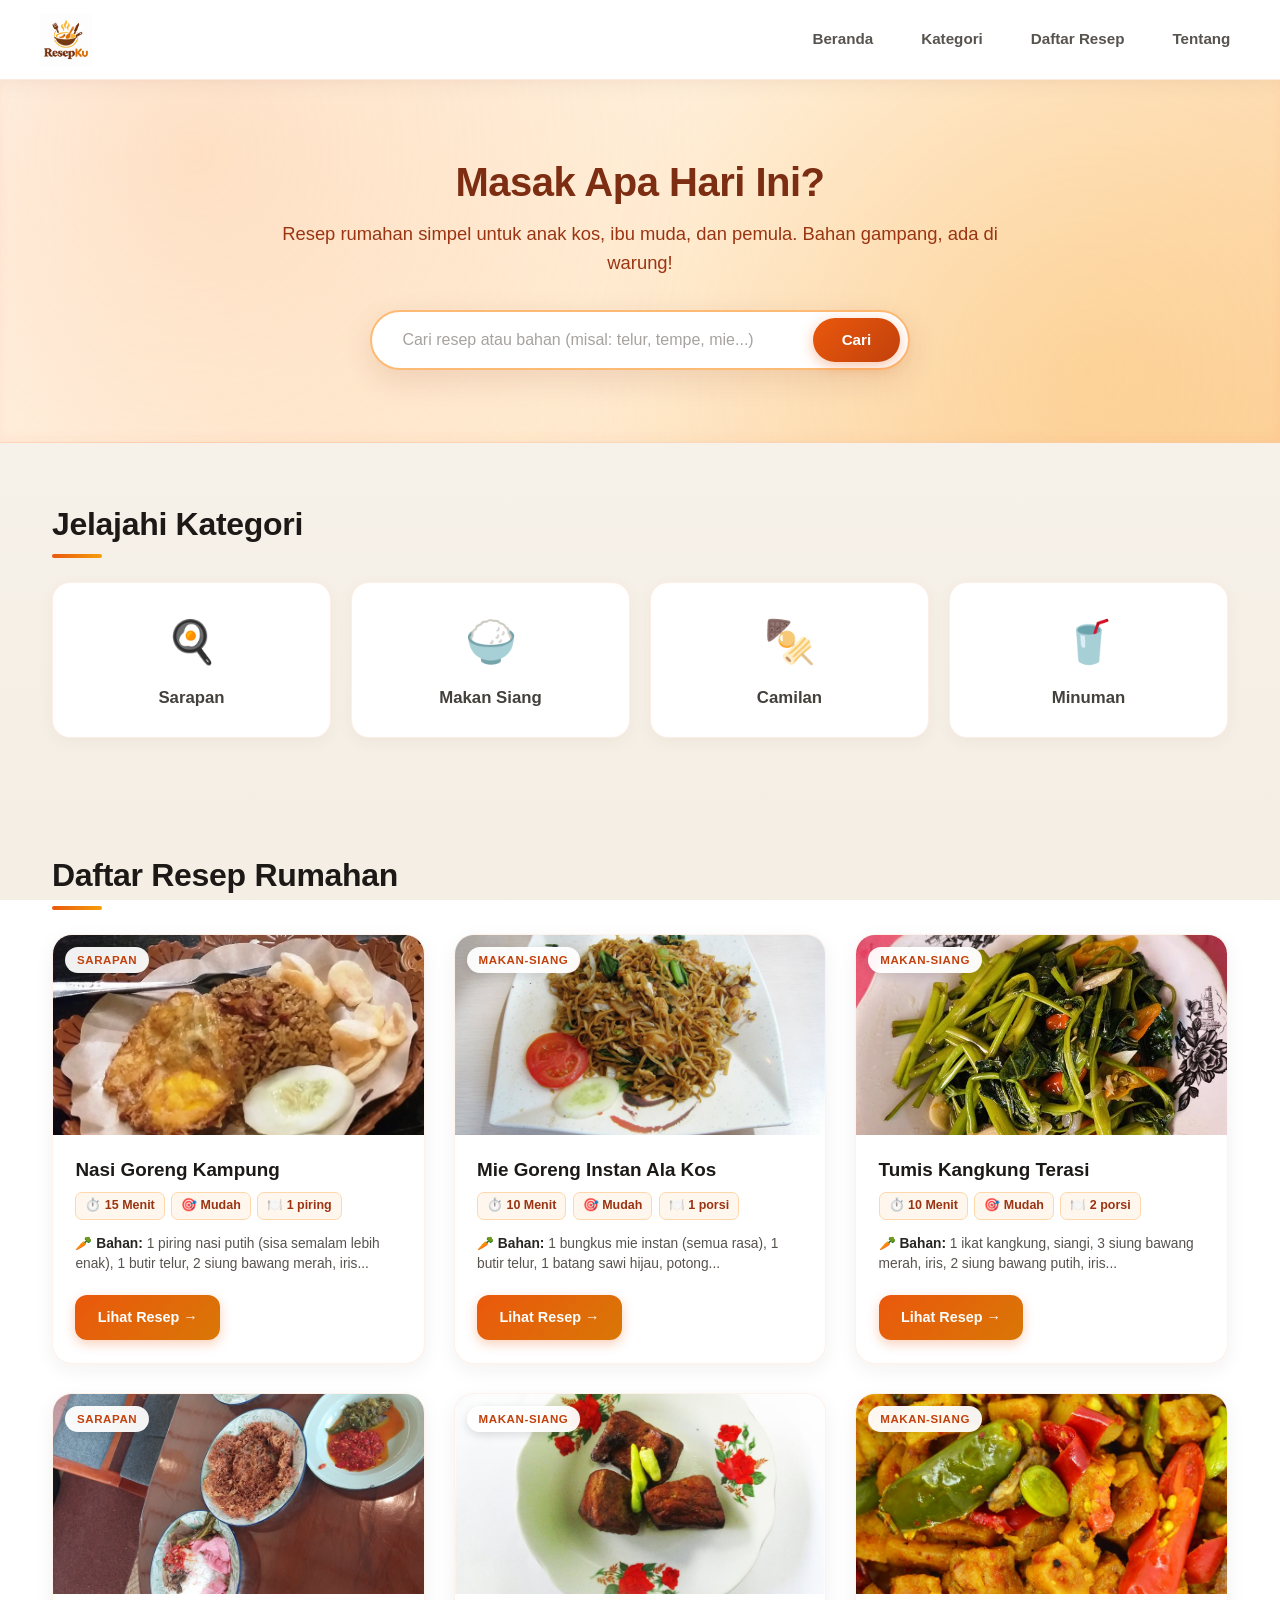
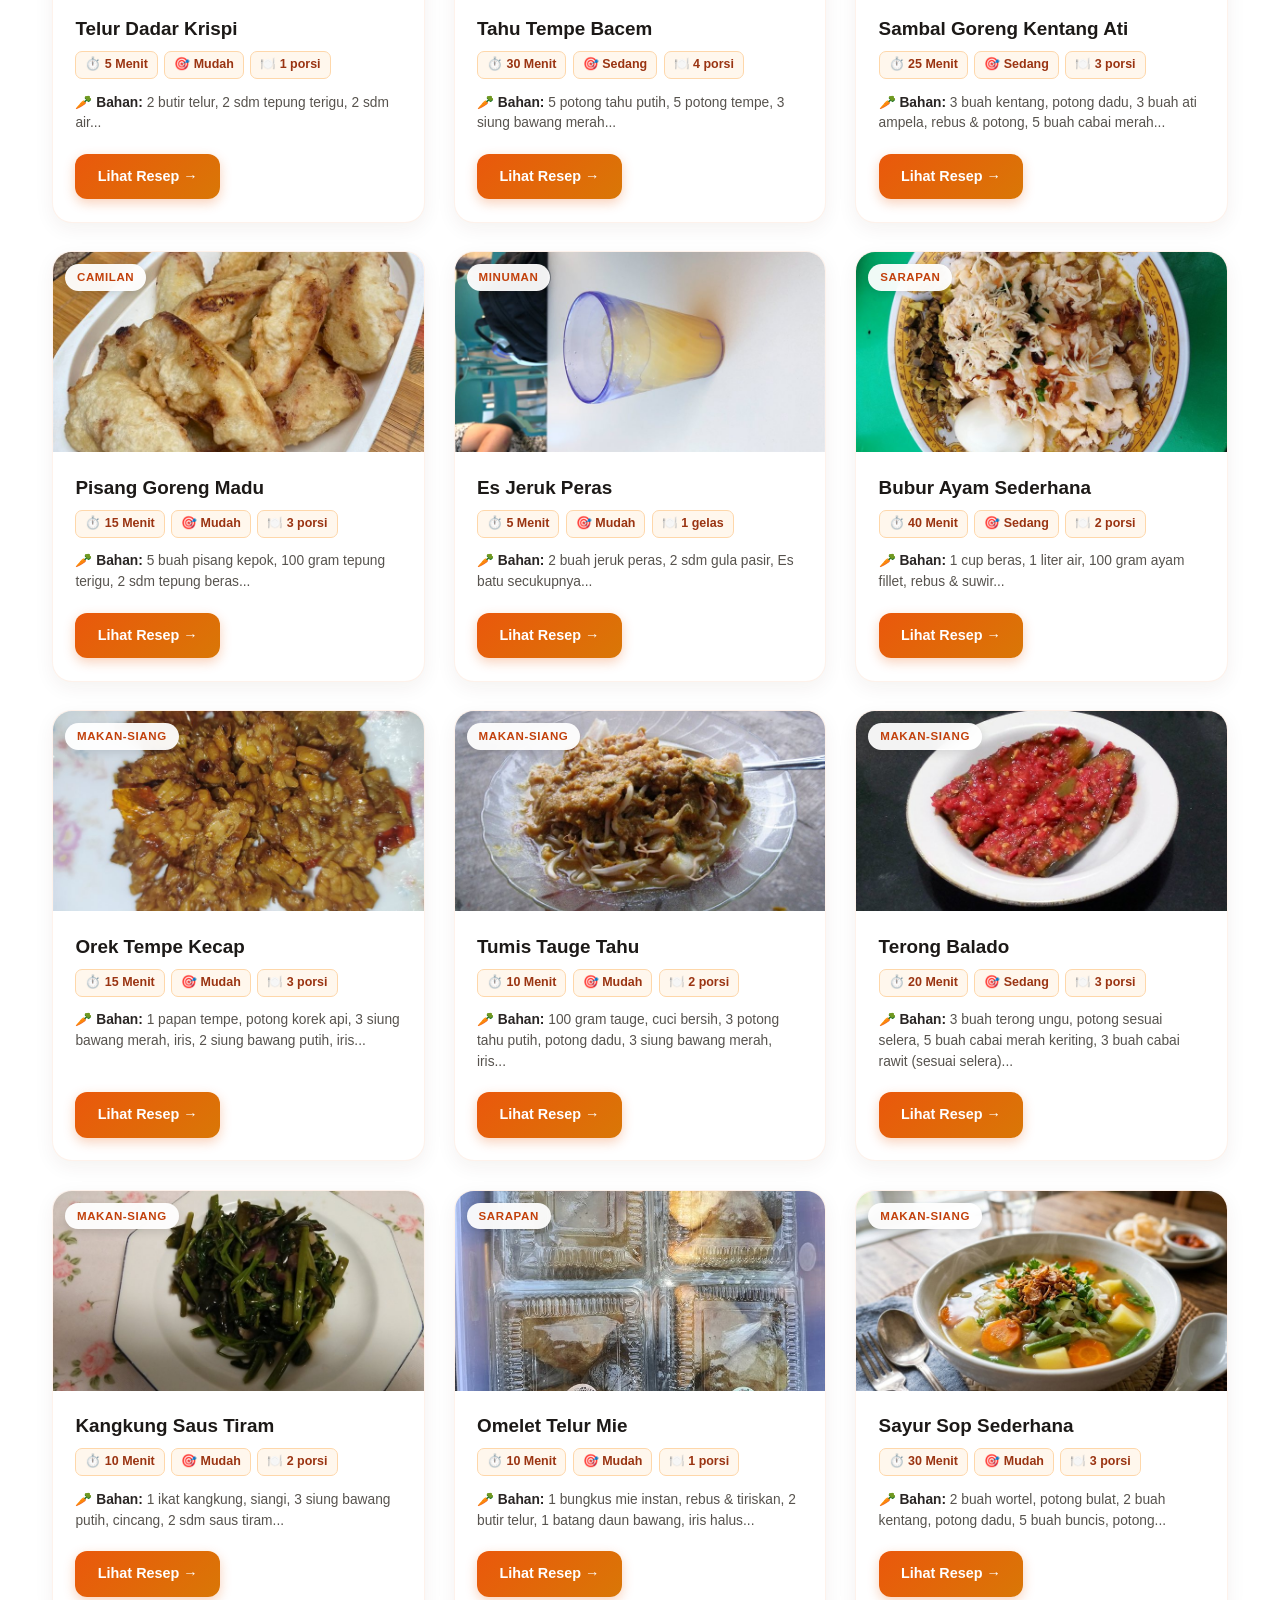
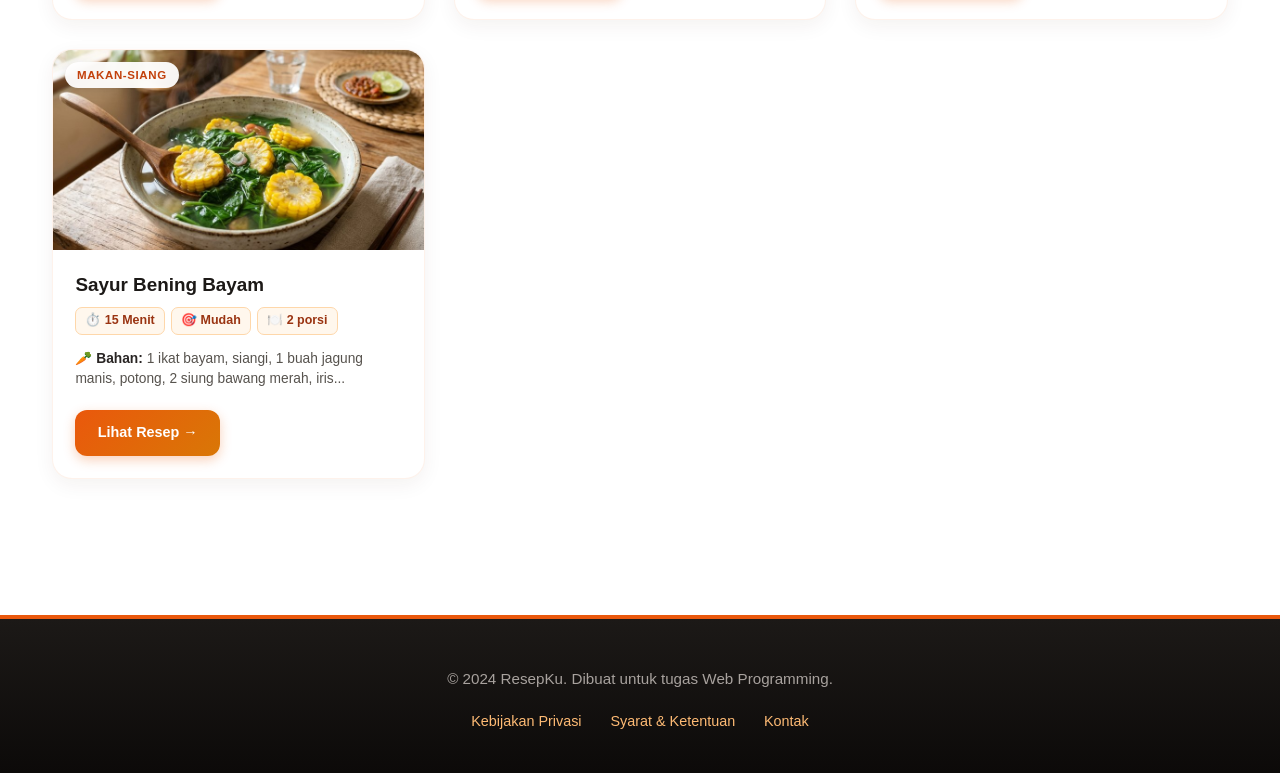
<file: index.html>
<!DOCTYPE html>
<html lang="id">
<head>
    <meta charset="UTF-8">
    <meta name="viewport" content="width=device-width, initial-scale=1.0">
    <title>ResepKu - Inspirasi Masakan Rumahan Indonesia</title>
    <link rel="stylesheet" href="style.css">
</head>
<body>

    <!-- HEADER -->
    <header>
        <div class="logo">
            <a href="index.html">
                <img src="images/logo-resepku.png" alt="ResepKu" class="logo-img" style="height: 60px; width: auto; max-height: 60px;">
            </a>
        </div>
        
        <button class="menu-toggle" id="menu-toggle">☰</button>

        <nav id="navbar">
            <ul>
                <li><a href="#hero">Beranda</a></li>
                <li><a href="#kategori">Kategori</a></li>
                <li><a href="#resep-populer">Daftar Resep</a></li>
                <li><a href="#tentang">Tentang</a></li>
            </ul>
        </nav>
    </header>

    <!-- MAIN -->
    <main>
        
        <!-- HERO -->
        <section id="hero">
            <div class="hero-content">
                <h2>Masak Apa Hari Ini?</h2>
                <p>Resep rumahan simpel untuk anak kos, ibu muda, dan pemula. Bahan gampang, ada di warung!</p>
                
                <form id="search-form" class="search-box">
                    <input type="text" id="search-input" placeholder="Cari resep atau bahan (misal: telur, tempe, mie...)" name="search">
                    <button type="submit" id="search-btn">Cari</button>
                </form>
            </div>
        </section>

        <!-- KATEGORI -->
        <section id="kategori">
            <h2>Jelajahi Kategori</h2>
            <div class="kategori-list" id="kategori-list">
                <article class="kategori-card" data-kategori="sarapan">
                    <span class="kategori-icon">🍳</span>
                    <h3>Sarapan</h3>
                </article>
                <article class="kategori-card" data-kategori="makan-siang">
                    <span class="kategori-icon">🍚</span>
                    <h3>Makan Siang</h3>
                </article>
                <article class="kategori-card" data-kategori="camilan">
                    <span class="kategori-icon">🍢</span>
                    <h3>Camilan</h3>
                </article>
                <article class="kategori-card" data-kategori="minuman">
                    <span class="kategori-icon">🥤</span>
                    <h3>Minuman</h3>
                </article>
            </div>
        </section>

        <!-- DAFTAR RESEP -->
        <section id="resep-populer">
            <h2>Daftar Resep Rumahan</h2>
            <div class="resep-list" id="resep-container">
                <!-- Di-generate JavaScript -->
            </div>
        </section>

    </main>

    <!-- MODAL DETAIL -->
    <div class="modal-overlay" id="modal-overlay">
        <div class="modal-content">
            <button class="modal-close" id="modal-close">✕</button>
            <div class="modal-gambar" id="modal-gambar"></div>
            <h2 id="modal-judul">Judul Resep</h2>
            <p id="modal-info">Estimasi | Tingkat</p>
            <h3>🥕 Bahan-bahan:</h3>
            <ul id="modal-bahan"></ul>
            <h3>👨‍🍳 Cara Membuat:</h3>
            <p id="modal-langkah"></p>
        </div>
    </div>

    <!-- FOOTER -->
    <footer id="tentang">
        <p>&copy; 2024 ResepKu. Dibuat untuk tugas Web Programming.</p>
        <div class="footer-links">
            <a href="#">Kebijakan Privasi</a>
            <a href="#">Syarat & Ketentuan</a>
            <a href="#">Kontak</a>
        </div>
    </footer>

    <script src="script.js"></script>
</body>
</html>
</file>
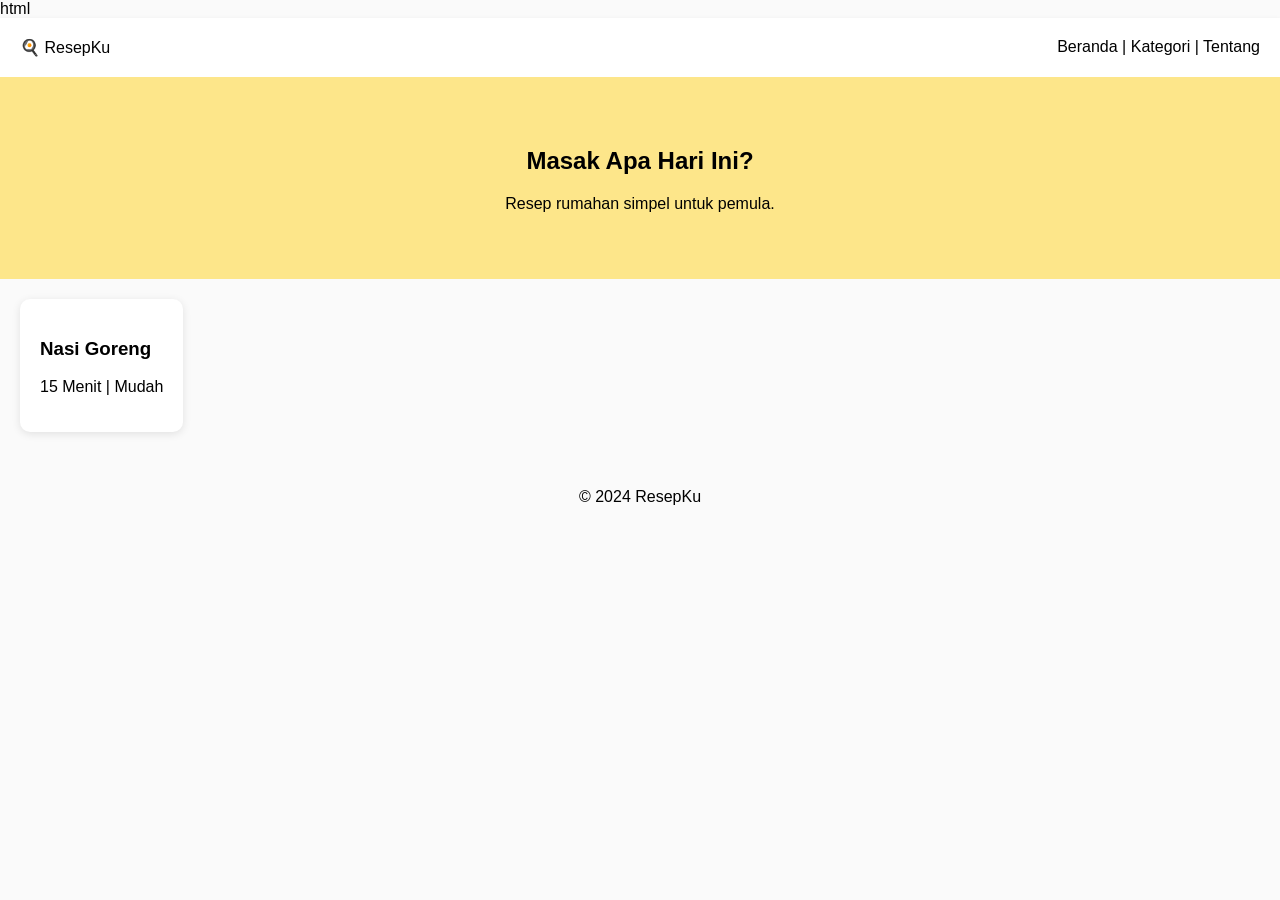
<file: proses_mingguan/week2_html_css.html>
html
<!DOCTYPE html>
<html lang="id">
<head>
    <meta charset="UTF-8">
    <meta name="viewport" content="width=device-width, initial-scale=1.0">
    <title>ResepKu - Week 2 (HTML & CSS)</title>
    <style>
        /* Contoh CSS Sederhana (Week 2) */
        body { font-family: sans-serif; background-color: #fafafa; margin: 0; }
        header { background: white; padding: 20px; box-shadow: 0 2px 5px rgba(0,0,0,0.1); display: flex; justify-content: space-between; }
        #hero { background: #fde68a; padding: 50px; text-align: center; }
        .resep-list { display: flex; gap: 20px; padding: 20px; }
        .kartu-resep { background: white; padding: 20px; border-radius: 10px; box-shadow: 0 2px 8px rgba(0,0,0,0.1); }
    </style>
</head>
<body>

    <!-- HTML Semantik -->
    <header>
        <div class="logo">🍳 ResepKu</div>
        <nav>Beranda | Kategori | Tentang</nav>
    </header>

    <main>
        <section id="hero">
            <h2>Masak Apa Hari Ini?</h2>
            <p>Resep rumahan simpel untuk pemula.</p>
        </section>

        <section id="daftar-resep">
            <div class="resep-list">
                <article class="kartu-resep">
                    <h3>Nasi Goreng</h3>
                    <p>15 Menit | Mudah</p>
                </article>
            </div>
        </section>
    </main>

    <footer style="text-align: center; padding: 20px;">
        <p>&copy; 2024 ResepKu</p>
    </footer>

</body>
</html>
</file>
<file: style.css>
/* ===================================================
   RESEPKU - INSPIRASI MASAKAN RUMAHAN INDONESIA
   Tema: Indonesian Warm Culinary (Gourmet & Rumahan)
   =================================================== */

/* ============ RESET & BASE ============ */
* {
    margin: 0;
    padding: 0;
    box-sizing: border-box;
    font-family: 'Segoe UI', -apple-system, BlinkMacSystemFont, Roboto, sans-serif;
}

html {
    scroll-behavior: smooth;
}

body {
    background-color: #fcf9f4;
    background: linear-gradient(180deg, #fdfbf7 0%, #f7f2ea 40%, #f4eee4 100%);
    background-attachment: fixed;
    color: #292524;
    line-height: 1.6;
    min-height: 100vh;
}

/* ============ HEADER ============ */
header {
    background: rgba(255, 255, 255, 0.94);
    backdrop-filter: blur(12px);
    -webkit-backdrop-filter: blur(12px);
    padding: 0.85rem 2.5rem;
    display: flex;
    justify-content: space-between;
    align-items: center;
    box-shadow: 0 4px 20px rgba(67, 30, 4, 0.05);
    border-bottom: 1px solid rgba(234, 88, 12, 0.12);
    position: sticky;
    top: 0;
    z-index: 100;
    transition: all 0.3s ease;
}

.logo a {
    display: flex;
    align-items: center;
    text-decoration: none;
    transition: transform 0.2s;
}

.logo a:hover {
    transform: scale(1.02);
}

.logo-img {
    height: 52px !important;
    width: auto !important;
    max-height: 52px;
    display: block;
    object-fit: contain;
}

nav ul {
    list-style: none;
    display: flex;
    align-items: center;
    gap: 1.8rem;
}

nav a {
    text-decoration: none;
    color: #57534e;
    font-weight: 600;
    font-size: 0.95rem;
    transition: all 0.25s ease;
    padding: 0.4rem 0.6rem;
    border-radius: 8px;
    position: relative;
}

nav a:hover {
    color: #ea580c;
    background: rgba(234, 88, 12, 0.06);
}

.menu-toggle {
    display: none;
    background: #fff7ed;
    border: 1px solid #fdba74;
    border-radius: 8px;
    padding: 0.4rem 0.7rem;
    font-size: 1.4rem;
    cursor: pointer;
    color: #ea580c;
    transition: all 0.2s;
}

.menu-toggle:hover {
    background: #ea580c;
    color: white;
}

/* ============ HERO SECTION ============ */
#hero {
    background: radial-gradient(circle at 15% 20%, rgba(251, 146, 60, 0.22) 0%, transparent 45%),
                radial-gradient(circle at 85% 80%, rgba(245, 158, 11, 0.18) 0%, transparent 45%),
                linear-gradient(135deg, #fffaf5 0%, #ffedd5 50%, #fed7aa 100%);
    padding: 4.8rem 2rem 4.5rem;
    text-align: center;
    position: relative;
    border-bottom: 1px solid rgba(234, 88, 12, 0.15);
    box-shadow: inset 0 -4px 12px rgba(234, 88, 12, 0.05);
}

.hero-content {
    max-width: 720px;
    margin: 0 auto;
}

.hero-content h2 {
    font-size: 2.5rem;
    font-weight: 800;
    color: #7c2d12;
    margin-bottom: 0.75rem;
    letter-spacing: -0.5px;
    line-height: 1.25;
}

.hero-content p {
    color: #9a3412;
    font-size: 1.15rem;
    margin-bottom: 2rem;
    line-height: 1.6;
}

/* Search Box */
.search-box {
    display: flex;
    justify-content: center;
    align-items: center;
    background: #ffffff;
    padding: 6px 8px;
    border-radius: 50px;
    box-shadow: 0 10px 30px rgba(124, 45, 18, 0.12);
    border: 2px solid #fdba74;
    max-width: 540px;
    margin: 0 auto;
    transition: all 0.3s ease;
}

.search-box:focus-within {
    border-color: #ea580c;
    box-shadow: 0 12px 35px rgba(234, 88, 12, 0.25);
    transform: translateY(-2px);
}

.search-box input {
    flex: 1;
    padding: 0.8rem 1.4rem;
    border: none;
    font-size: 1rem;
    outline: none;
    background: transparent;
    color: #292524;
}

.search-box input::placeholder {
    color: #a8a29e;
}

.search-box button {
    padding: 0.85rem 1.8rem;
    background: linear-gradient(135deg, #ea580c 0%, #c2410c 100%);
    color: white;
    border: none;
    border-radius: 50px;
    font-weight: 700;
    font-size: 0.95rem;
    cursor: pointer;
    transition: all 0.25s ease;
    box-shadow: 0 4px 14px rgba(234, 88, 12, 0.35);
}

.search-box button:hover {
    background: linear-gradient(135deg, #c2410c 0%, #9a3412 100%);
    transform: translateY(-1px);
    box-shadow: 0 6px 18px rgba(234, 88, 12, 0.45);
}

/* ============ SECTION HEADINGS ============ */
#kategori, #resep-populer {
    padding: 3.5rem 2rem;
    max-width: 1240px;
    margin: 0 auto;
}

#kategori h2, #resep-populer h2 {
    font-size: 2rem;
    font-weight: 800;
    margin-bottom: 2rem;
    color: #1c1917;
    position: relative;
    display: inline-block;
    letter-spacing: -0.3px;
}

#kategori h2::after, #resep-populer h2::after {
    content: '';
    position: absolute;
    bottom: -8px;
    left: 0;
    width: 50px;
    height: 4px;
    background: linear-gradient(90deg, #ea580c, #f59e0b);
    border-radius: 2px;
}

/* ============ KATEGORI CARDS ============ */
.kategori-list {
    display: grid;
    grid-template-columns: repeat(auto-fit, minmax(160px, 1fr));
    gap: 1.25rem;
}

.kategori-card {
    background: #ffffff;
    padding: 1.6rem 1rem;
    border-radius: 18px;
    text-align: center;
    border: 1px solid rgba(234, 88, 12, 0.1);
    box-shadow: 0 4px 16px rgba(120, 53, 15, 0.05);
    cursor: pointer;
    transition: all 0.3s cubic-bezier(0.4, 0, 0.2, 1);
    position: relative;
    overflow: hidden;
}

.kategori-card::before {
    content: '';
    position: absolute;
    top: 0;
    left: 0;
    right: 0;
    height: 4px;
    background: transparent;
    transition: background 0.3s;
}

.kategori-card:hover {
    transform: translateY(-6px);
    border-color: #ea580c;
    box-shadow: 0 14px 28px rgba(234, 88, 12, 0.16);
    background: linear-gradient(180deg, #ffffff 0%, #fff7ed 100%);
}

.kategori-card:hover::before {
    background: linear-gradient(90deg, #ea580c, #f59e0b);
}

.kategori-icon {
    font-size: 2.6rem;
    display: block;
    margin-bottom: 0.6rem;
    transition: transform 0.3s ease;
}

.kategori-card:hover .kategori-icon {
    transform: scale(1.15);
}

.kategori-card h3 {
    font-size: 1.05rem;
    font-weight: 700;
    color: #44403c;
    transition: color 0.3s;
}

.kategori-card:hover h3 {
    color: #ea580c;
}

/* ============ RESEP GRID & CARDS ============ */
.resep-list {
    display: grid;
    grid-template-columns: repeat(auto-fill, minmax(280px, 1fr));
    gap: 1.8rem;
}

.kartu-resep {
    background: #ffffff;
    border-radius: 20px;
    overflow: hidden;
    box-shadow: 0 6px 20px rgba(67, 30, 4, 0.06);
    border: 1px solid rgba(234, 88, 12, 0.08);
    transition: all 0.35s cubic-bezier(0.4, 0, 0.2, 1);
    display: flex;
    flex-direction: column;
    animation: slideUp 0.4s ease;
    position: relative;
}

.kartu-resep:hover {
    transform: translateY(-8px);
    box-shadow: 0 18px 38px rgba(234, 88, 12, 0.18);
    border-color: rgba(234, 88, 12, 0.3);
}

@keyframes slideUp {
    from {
        opacity: 0;
        transform: translateY(24px);
    }
    to {
        opacity: 1;
        transform: translateY(0);
    }
}

/* Image Container */
.kartu-gambar {
    position: relative;
    width: 100%;
    height: 200px;
    overflow: hidden;
    background-color: #f5eee6;
}

.kartu-gambar img {
    width: 100%;
    height: 100%;
    object-fit: cover;
    display: block;
    transition: transform 0.5s cubic-bezier(0.4, 0, 0.2, 1);
}

.kartu-resep:hover .kartu-gambar img {
    transform: scale(1.08);
}

/* Category Badge */
.badge-kategori {
    position: absolute;
    top: 12px;
    left: 12px;
    background: rgba(255, 255, 255, 0.94);
    backdrop-filter: blur(8px);
    -webkit-backdrop-filter: blur(8px);
    color: #c2410c;
    font-size: 0.72rem;
    font-weight: 700;
    padding: 4px 12px;
    border-radius: 50px;
    text-transform: uppercase;
    letter-spacing: 0.6px;
    box-shadow: 0 3px 10px rgba(0, 0, 0, 0.12);
}

/* Fallback Emoji Card */
.kartu-emoji {
    font-size: 5rem;
    text-align: center;
    background: linear-gradient(135deg, #ffedd5, #fed7aa);
    padding: 1.8rem;
    line-height: 1;
}

/* Card Body */
.kartu-body {
    padding: 1.4rem;
    display: flex;
    flex-direction: column;
    flex: 1;
}

.kartu-body h3 {
    font-size: 1.18rem;
    font-weight: 700;
    color: #1c1917;
    margin-bottom: 0.6rem;
    line-height: 1.35;
}

.kartu-meta {
    display: flex;
    flex-wrap: wrap;
    gap: 0.4rem;
    margin-bottom: 0.85rem;
}

.kartu-meta span {
    background: #fff7ed;
    color: #9a3412;
    border: 1px solid #fed7aa;
    padding: 3px 9px;
    border-radius: 7px;
    font-size: 0.78rem;
    font-weight: 600;
}

.kartu-bahan {
    font-size: 0.86rem;
    color: #57534e;
    line-height: 1.5;
    margin-bottom: 1.25rem;
    flex: 1;
}

.kartu-bahan strong {
    color: #292524;
}

/* Button Detail */
.btn-detail {
    display: inline-flex;
    align-items: center;
    justify-content: center;
    gap: 6px;
    background: linear-gradient(135deg, #ea580c 0%, #d97706 100%);
    color: #ffffff !important;
    padding: 0.7rem 1.4rem;
    border-radius: 12px;
    font-weight: 700;
    font-size: 0.9rem;
    text-decoration: none;
    align-self: flex-start;
    transition: all 0.25s ease;
    box-shadow: 0 4px 12px rgba(234, 88, 12, 0.28);
    margin: 0;
}

.btn-detail:hover {
    background: linear-gradient(135deg, #c2410c 0%, #b45309 100%);
    transform: translateY(-2px);
    box-shadow: 0 8px 18px rgba(234, 88, 12, 0.38);
    text-decoration: none;
}

/* ============ MODAL POPUP ============ */
.modal-overlay {
    display: none;
    position: fixed;
    top: 0;
    left: 0;
    width: 100%;
    height: 100%;
    background-color: rgba(28, 25, 23, 0.65);
    backdrop-filter: blur(4px);
    -webkit-backdrop-filter: blur(4px);
    z-index: 1000;
    justify-content: center;
    align-items: center;
    padding: 1.5rem;
}

.modal-overlay.active {
    display: flex;
}

.modal-content {
    background: #ffffff;
    border-radius: 24px;
    padding: 2.2rem;
    max-width: 580px;
    width: 100%;
    max-height: 90vh;
    overflow-y: auto;
    position: relative;
    box-shadow: 0 25px 60px rgba(0, 0, 0, 0.25);
    border: 1px solid rgba(234, 88, 12, 0.12);
    animation: modalIn 0.3s cubic-bezier(0.16, 1, 0.3, 1);
}

@keyframes modalIn {
    from {
        opacity: 0;
        transform: translateY(-20px) scale(0.96);
    }
    to {
        opacity: 1;
        transform: translateY(0) scale(1);
    }
}

.modal-close {
    position: absolute;
    top: 1.2rem;
    right: 1.2rem;
    background: #fee2e2;
    color: #dc2626;
    border: none;
    width: 36px;
    height: 36px;
    border-radius: 50%;
    font-size: 1.1rem;
    cursor: pointer;
    font-weight: bold;
    display: flex;
    align-items: center;
    justify-content: center;
    transition: all 0.2s;
    z-index: 20;
}

.modal-close:hover {
    background: #dc2626;
    color: white;
    transform: rotate(90deg);
}

.modal-gambar-wrap {
    position: relative;
    width: 100%;
    height: 250px;
    border-radius: 16px;
    overflow: hidden;
    margin-bottom: 1.4rem;
    box-shadow: 0 4px 16px rgba(0, 0, 0, 0.1);
    background-color: #f5eee6;
}

.modal-gambar-wrap img {
    width: 100%;
    height: 100%;
    object-fit: cover;
    display: block;
}

.modal-emoji {
    font-size: 6rem;
    text-align: center;
    background: linear-gradient(135deg, #fff7ed, #fed7aa);
    padding: 1.8rem;
    border-radius: 16px;
    line-height: 1;
    margin-bottom: 1.2rem;
}

.modal-content h2 {
    color: #1c1917;
    font-size: 1.7rem;
    font-weight: 800;
    margin-bottom: 0.4rem;
    line-height: 1.25;
}

#modal-info {
    color: #9a3412;
    background: #fff7ed;
    border: 1px solid #fed7aa;
    display: inline-block;
    padding: 6px 14px;
    border-radius: 20px;
    font-size: 0.85rem;
    font-weight: 600;
    margin-bottom: 1.5rem;
}

.modal-content h3 {
    color: #ea580c;
    font-size: 1.15rem;
    font-weight: 700;
    margin-top: 1.4rem;
    margin-bottom: 0.6rem;
    display: flex;
    align-items: center;
    gap: 6px;
}

.modal-content ul {
    padding-left: 1.4rem;
    color: #44403c;
    background: #faf7f2;
    padding: 1rem 1.2rem 1rem 2rem;
    border-radius: 14px;
    border: 1px solid #f3ece3;
}

.modal-content ul li {
    margin-bottom: 0.4rem;
    line-height: 1.5;
}

.modal-content ul li:last-child {
    margin-bottom: 0;
}

#modal-langkah {
    color: #44403c;
    line-height: 1.8;
    background: #faf7f2;
    padding: 1.2rem 1.4rem;
    border-radius: 14px;
    border: 1px solid #f3ece3;
}

/* ============ DETAIL PAGE STYLES (detail.php) ============ */
.detail-main {
    max-width: 860px;
    margin: 2.5rem auto;
    padding: 0 1.5rem;
}

.detail-card {
    background: #ffffff;
    padding: 2.5rem;
    border-radius: 24px;
    box-shadow: 0 8px 30px rgba(67, 30, 4, 0.08);
    border: 1px solid rgba(234, 88, 12, 0.1);
}

.detail-gambar-wrap {
    position: relative;
    width: 100%;
    height: 380px;
    border-radius: 18px;
    overflow: hidden;
    margin-bottom: 1.8rem;
    box-shadow: 0 6px 20px rgba(0, 0, 0, 0.1);
    background-color: #f5eee6;
}

.detail-gambar-wrap img {
    width: 100%;
    height: 100%;
    object-fit: cover;
    display: block;
}

.detail-title {
    color: #1c1917;
    font-size: 2.2rem;
    font-weight: 800;
    margin-bottom: 0.6rem;
    line-height: 1.25;
}

.detail-meta {
    display: flex;
    flex-wrap: wrap;
    gap: 0.6rem;
    margin-bottom: 1.8rem;
}

.detail-meta-item {
    background: #fff7ed;
    color: #9a3412;
    border: 1px solid #fed7aa;
    padding: 6px 14px;
    border-radius: 10px;
    font-size: 0.88rem;
    font-weight: 600;
}

.detail-section-title {
    color: #ea580c;
    font-size: 1.3rem;
    font-weight: 700;
    margin-top: 1.8rem;
    margin-bottom: 0.8rem;
}

.detail-ingredients {
    background: #faf7f2;
    padding: 1.2rem 1.4rem 1.2rem 2.2rem;
    border-radius: 14px;
    border: 1px solid #f3ece3;
    color: #44403c;
    margin-bottom: 1.8rem;
}

.detail-ingredients li {
    margin-bottom: 0.45rem;
    line-height: 1.5;
}

.detail-steps {
    background: #faf7f2;
    padding: 1.4rem 1.6rem;
    border-radius: 14px;
    border: 1px solid #f3ece3;
    color: #44403c;
    line-height: 1.8;
}

/* ============ LOADING & ERROR ============ */
.loading {
    grid-column: 1 / -1;
    text-align: center;
    padding: 4rem 2rem;
}

.spinner {
    width: 52px;
    height: 52px;
    border: 5px solid #ffedd5;
    border-top: 5px solid #ea580c;
    border-radius: 50%;
    margin: 0 auto 1.2rem;
    animation: spin 0.9s linear infinite;
}

@keyframes spin {
    0% { transform: rotate(0deg); }
    100% { transform: rotate(360deg); }
}

.loading p {
    color: #9a3412;
    font-weight: 600;
    font-size: 1.1rem;
}

.error-state {
    grid-column: 1 / -1;
    text-align: center;
    padding: 3.5rem 2rem;
    background: #fff5f5;
    border: 2px dashed #fca5a5;
    border-radius: 18px;
}

.error-state .error-icon {
    font-size: 3rem;
    margin-bottom: 1rem;
}

.error-state h3 {
    color: #dc2626;
    margin-bottom: 0.5rem;
}

.error-state p {
    color: #991b1b;
    margin-bottom: 1.2rem;
}

.btn-retry {
    background-color: #dc2626;
    color: white;
    border: none;
    padding: 0.75rem 1.8rem;
    border-radius: 10px;
    font-weight: bold;
    cursor: pointer;
    transition: background 0.3s;
}

.btn-retry:hover {
    background-color: #b91c1c;
}

.no-result {
    grid-column: 1 / -1;
    text-align: center;
    padding: 4rem 2rem;
    color: #78716c;
    font-size: 1.15rem;
    line-height: 1.8;
    background: white;
    border-radius: 18px;
    border: 1px solid #f3ece3;
}

/* ============ FOOTER ============ */
footer {
    background: linear-gradient(180deg, #1c1917 0%, #0c0a09 100%);
    color: #d6d3d1;
    padding: 3rem 2rem 2.5rem;
    text-align: center;
    margin-top: 5rem;
    border-top: 4px solid #ea580c;
}

footer p {
    font-size: 0.95rem;
    color: #a8a29e;
}

.footer-links {
    margin-top: 1.2rem;
    display: flex;
    justify-content: center;
    gap: 1.8rem;
    flex-wrap: wrap;
}

.footer-links a {
    color: #fdba74;
    text-decoration: none;
    font-size: 0.9rem;
    font-weight: 500;
    transition: color 0.2s;
}

.footer-links a:hover {
    color: #ffffff;
    text-decoration: underline;
}

/* ============ RESPONSIVE BREAKPOINTS ============ */
@media (max-width: 768px) {
    header {
        padding: 0.85rem 1.25rem;
        flex-wrap: wrap;
    }

    .menu-toggle {
        display: block;
    }

    nav {
        width: 100%;
        max-height: 0;
        overflow: hidden;
        transition: max-height 0.35s ease-out;
    }

    nav.active {
        max-height: 320px;
    }

    nav ul {
        flex-direction: column;
        gap: 0;
        padding-top: 1rem;
    }

    nav ul li {
        width: 100%;
    }

    nav ul li a {
        display: block;
        padding: 0.75rem 0.5rem;
        border-bottom: 1px solid #f5eee6;
    }

    .hero-content h2 {
        font-size: 1.85rem;
    }

    .hero-content p {
        font-size: 1rem;
    }

    .search-box {
        flex-direction: column;
        border-radius: 18px;
        padding: 8px;
        gap: 8px;
    }

    .search-box input {
        width: 100%;
        padding: 0.6rem 0.8rem;
    }

    .search-box button {
        width: 100%;
        border-radius: 12px;
    }

    #kategori, #resep-populer {
        padding: 2.5rem 1.2rem;
    }

    .resep-list {
        grid-template-columns: 1fr;
    }

    .kartu-gambar {
        height: 220px;
    }

    .detail-card {
        padding: 1.5rem;
    }

    .detail-gambar-wrap {
        height: 240px;
    }

    .detail-title {
        font-size: 1.6rem;
    }
}
</file>
